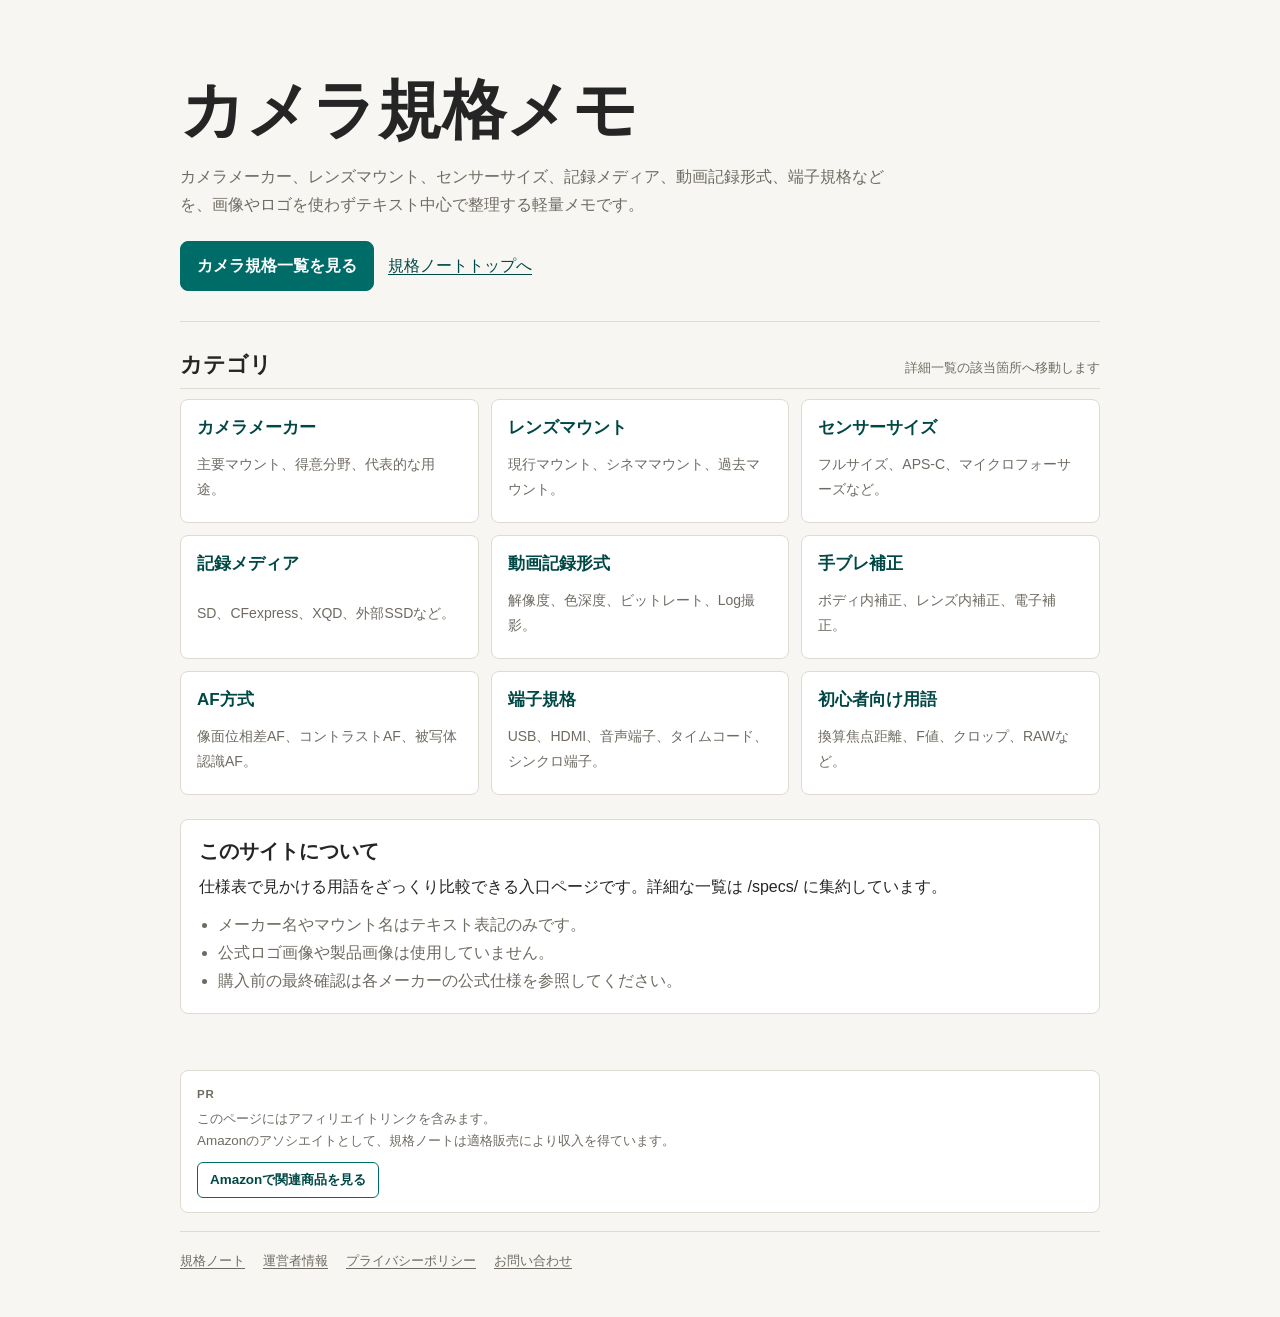
<file: index.html>
<!doctype html>
<html lang="ja">
<head>
  <meta charset="utf-8">
  <meta name="viewport" content="width=device-width, initial-scale=1">
  <title>カメラ規格メモ</title>
  <meta name="description" content="カメラメーカー、レンズマウント、センサーサイズ、記録メディア、動画記録形式などを整理したカメラ規格メモ。">
  <link rel="canonical" href="https://camera.kikaku-note.com/">
  <meta property="og:type" content="website">
  <meta property="og:title" content="カメラ規格メモ">
  <meta property="og:description" content="カメラ関連規格をテキスト中心で確認できる軽量メモ。">
  <meta property="og:url" content="https://camera.kikaku-note.com/">
  <meta name="theme-color" content="#f7f6f2">
  <link rel="stylesheet" href="/assets/style.css">
  <script async src="https://www.googletagmanager.com/gtag/js?id=G-C3M3YRW4B7"></script>
  <script>
    window.dataLayer = window.dataLayer || [];
    function gtag(){dataLayer.push(arguments);}
    gtag('js', new Date());
    gtag('config', 'G-C3M3YRW4B7');
  </script>
</head>
<body>
  <div class="site site-home">
    <header class="hero">
      <h1>カメラ規格メモ</h1>
      <p class="lead">カメラメーカー、レンズマウント、センサーサイズ、記録メディア、動画記録形式、端子規格などを、画像やロゴを使わずテキスト中心で整理する軽量メモです。</p>
      <div class="actions">
        <a class="button" href="/specs/">カメラ規格一覧を見る</a>
        <a href="https://kikaku-note.com/">規格ノートトップへ</a>
      </div>
    </header>

    <main>
      <section aria-labelledby="categories-title">
        <div class="section-head">
          <h2 id="categories-title">カテゴリ</h2>
          <p class="note">詳細一覧の該当箇所へ移動します</p>
        </div>
        <div class="category-grid">
          <a class="category-card" href="/specs/#makers"><strong>カメラメーカー</strong><span>主要マウント、得意分野、代表的な用途。</span></a>
          <a class="category-card" href="/specs/#mounts"><strong>レンズマウント</strong><span>現行マウント、シネママウント、過去マウント。</span></a>
          <a class="category-card" href="/specs/#sensors"><strong>センサーサイズ</strong><span>フルサイズ、APS-C、マイクロフォーサーズなど。</span></a>
          <a class="category-card" href="/specs/#media"><strong>記録メディア</strong><span>SD、CFexpress、XQD、外部SSDなど。</span></a>
          <a class="category-card" href="/specs/#video"><strong>動画記録形式</strong><span>解像度、色深度、ビットレート、Log撮影。</span></a>
          <a class="category-card" href="/specs/#stabilization"><strong>手ブレ補正</strong><span>ボディ内補正、レンズ内補正、電子補正。</span></a>
          <a class="category-card" href="/specs/#af"><strong>AF方式</strong><span>像面位相差AF、コントラストAF、被写体認識AF。</span></a>
          <a class="category-card" href="/specs/#ports"><strong>端子規格</strong><span>USB、HDMI、音声端子、タイムコード、シンクロ端子。</span></a>
          <a class="category-card" href="/specs/#terms"><strong>初心者向け用語</strong><span>換算焦点距離、F値、クロップ、RAWなど。</span></a>
        </div>
      </section>

      <section class="summary" aria-labelledby="about-title">
        <h2 id="about-title">このサイトについて</h2>
        <p>仕様表で見かける用語をざっくり比較できる入口ページです。詳細な一覧は /specs/ に集約しています。</p>
        <ul>
          <li>メーカー名やマウント名はテキスト表記のみです。</li>
          <li>公式ロゴ画像や製品画像は使用していません。</li>
          <li>購入前の最終確認は各メーカーの公式仕様を参照してください。</li>
        </ul>
      </section>
    </main>

    <section class="affiliate-footer" aria-label="広告とAmazonアソシエイトについて">
      <p class="affiliate-label">PR</p>
      <p class="affiliate-note">このページにはアフィリエイトリンクを含みます。<br>Amazonのアソシエイトとして、規格ノートは適格販売により収入を得ています。</p>
      <a class="amazon-button" href="https://www.amazon.co.jp/s?k=カメラ+アクセサリー&tag=kikakunote-camera-22" target="_blank" rel="nofollow sponsored noopener">Amazonで関連商品を見る</a>
    </section>

    <footer>
      <a href="https://kikaku-note.com/">規格ノート</a>
      <a href="https://kikaku-note.com/about/">運営者情報</a>
      <a href="https://kikaku-note.com/privacy/">プライバシーポリシー</a>
      <a href="https://kikaku-note.com/contact/">お問い合わせ</a>
    </footer>
  </div>
</body>
</html>
</file>
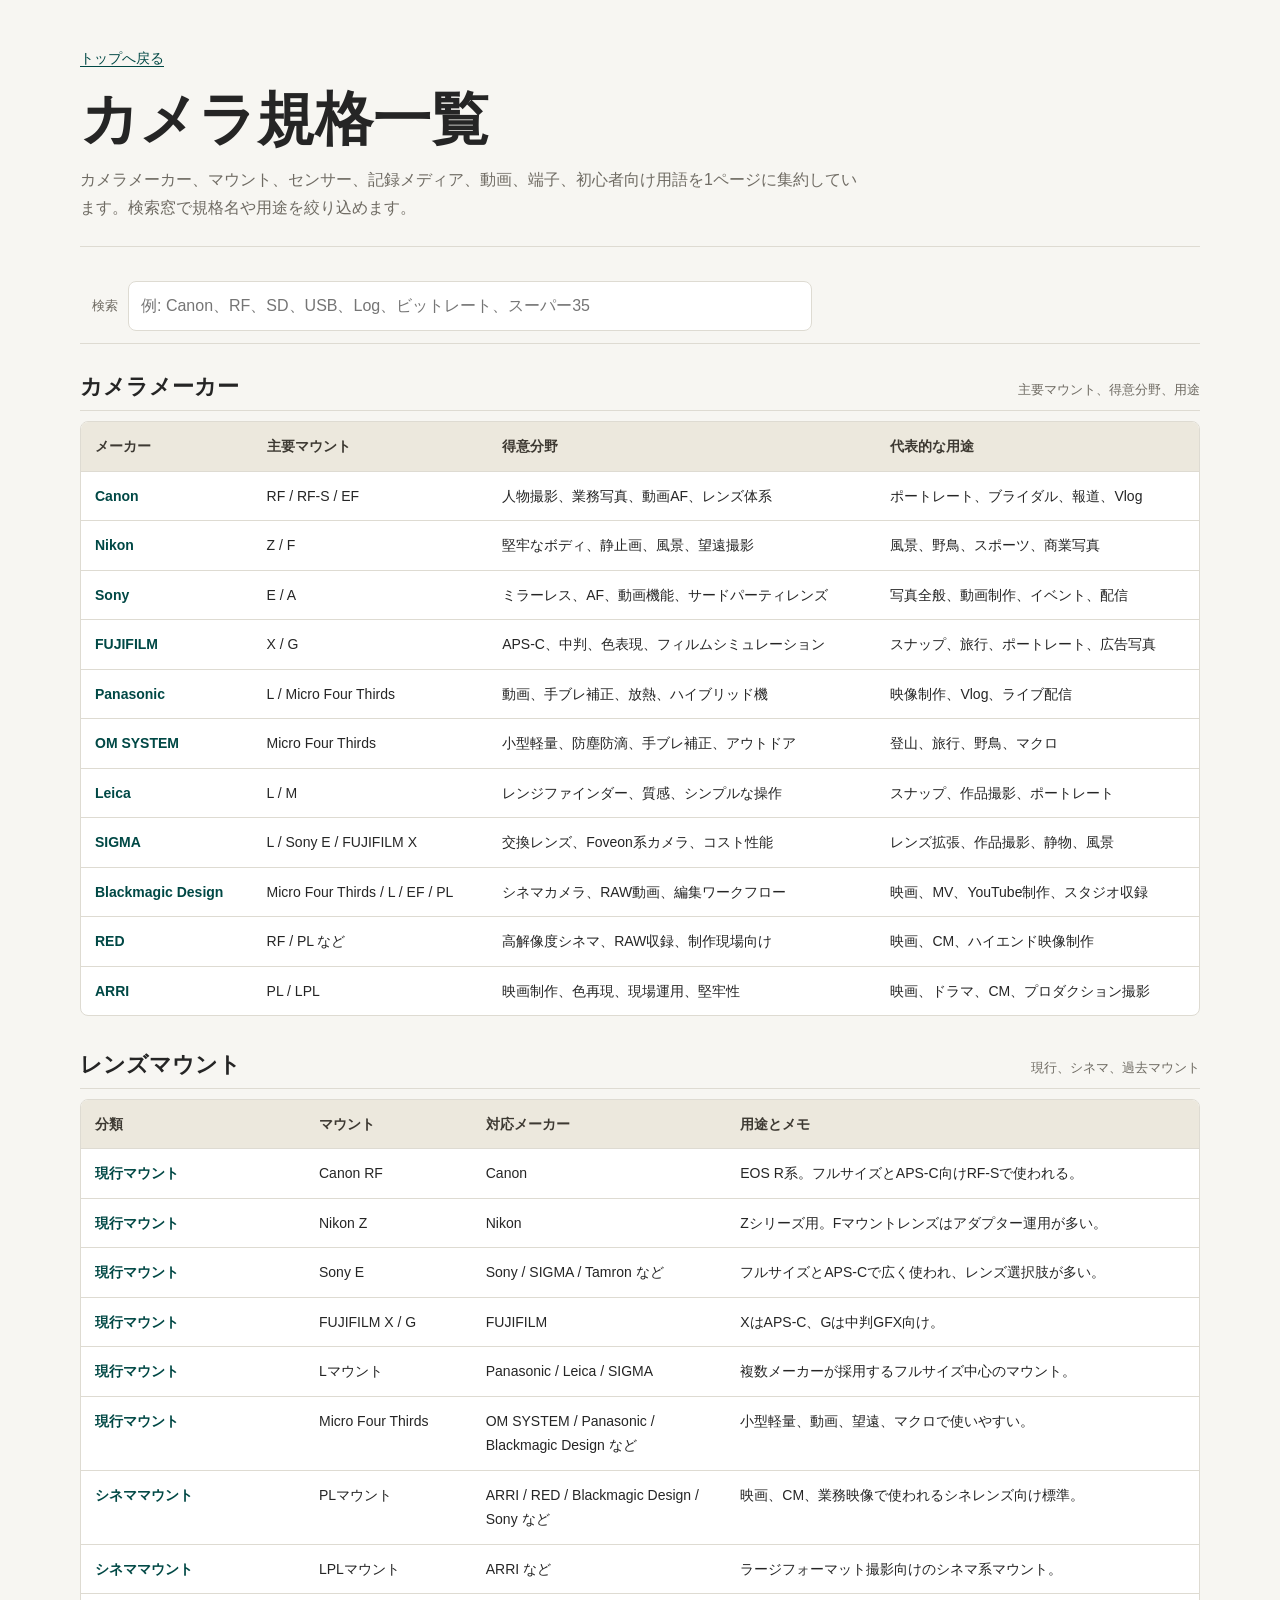
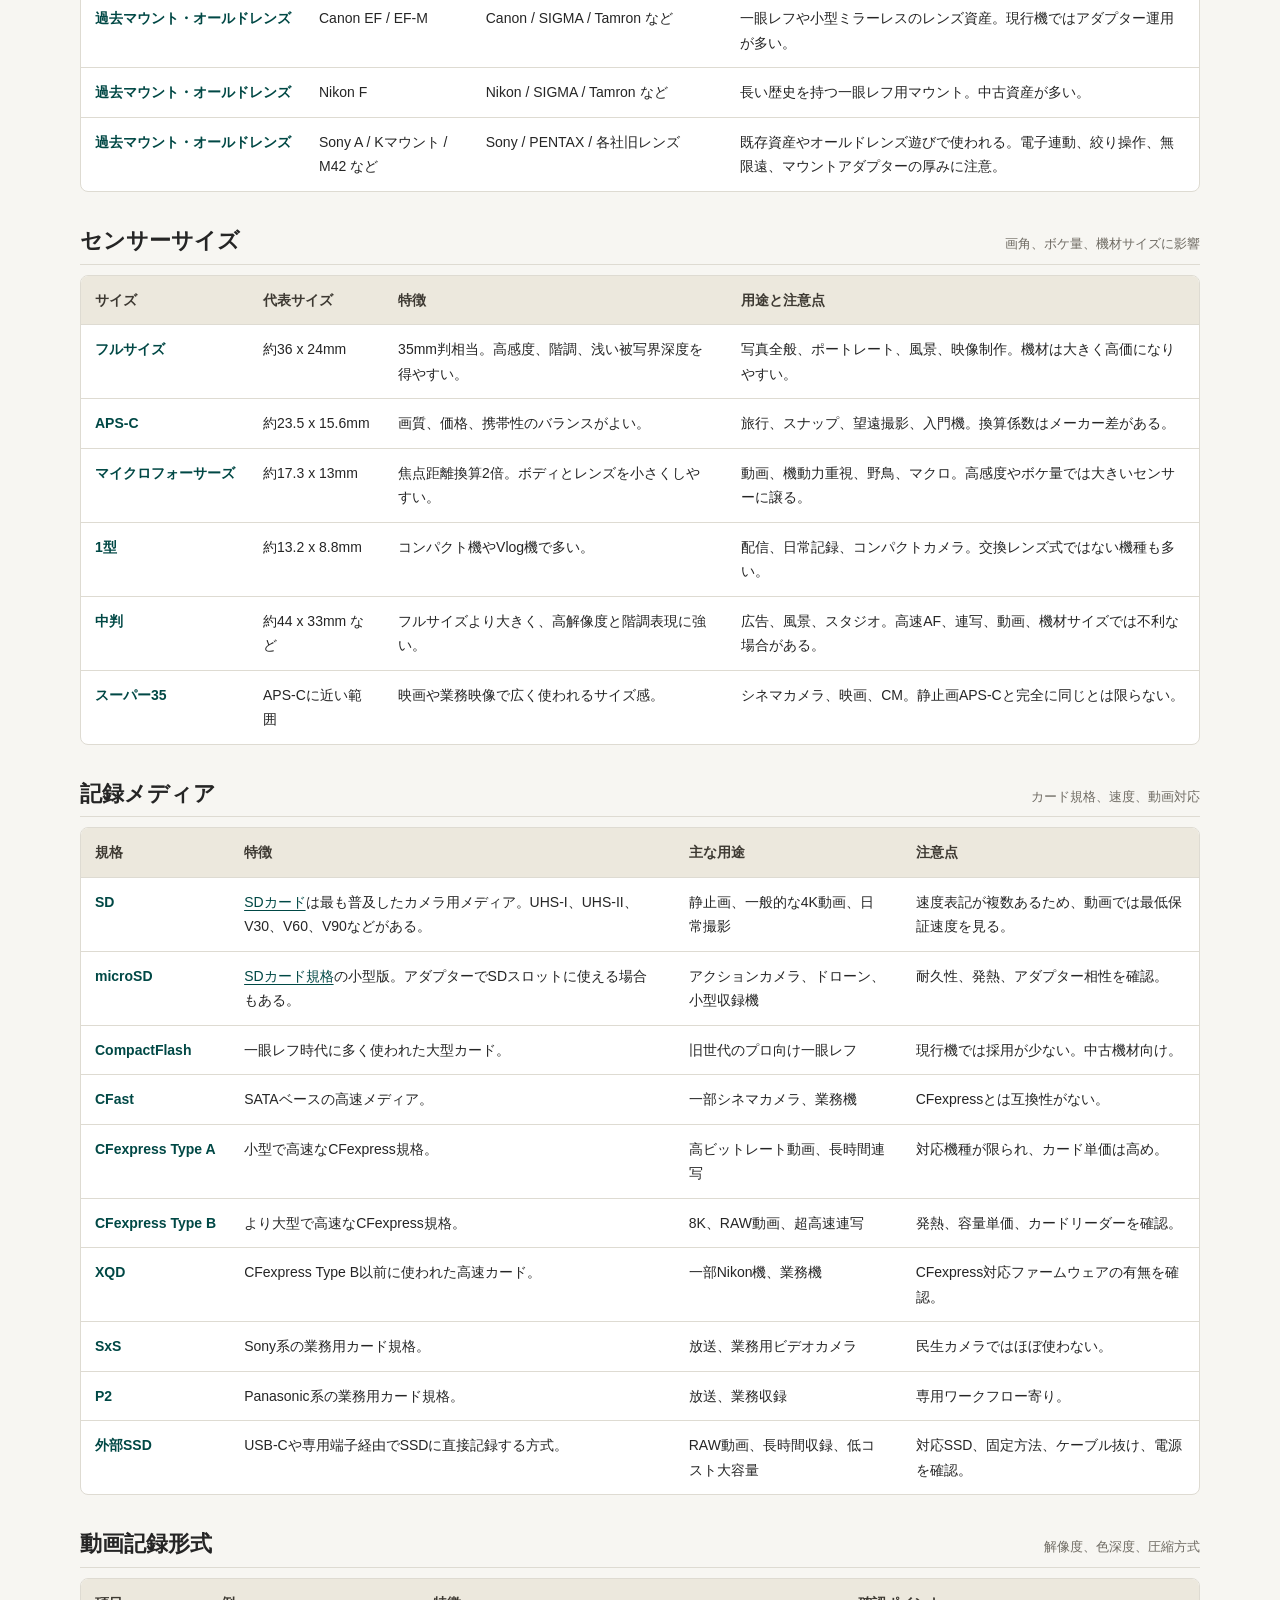
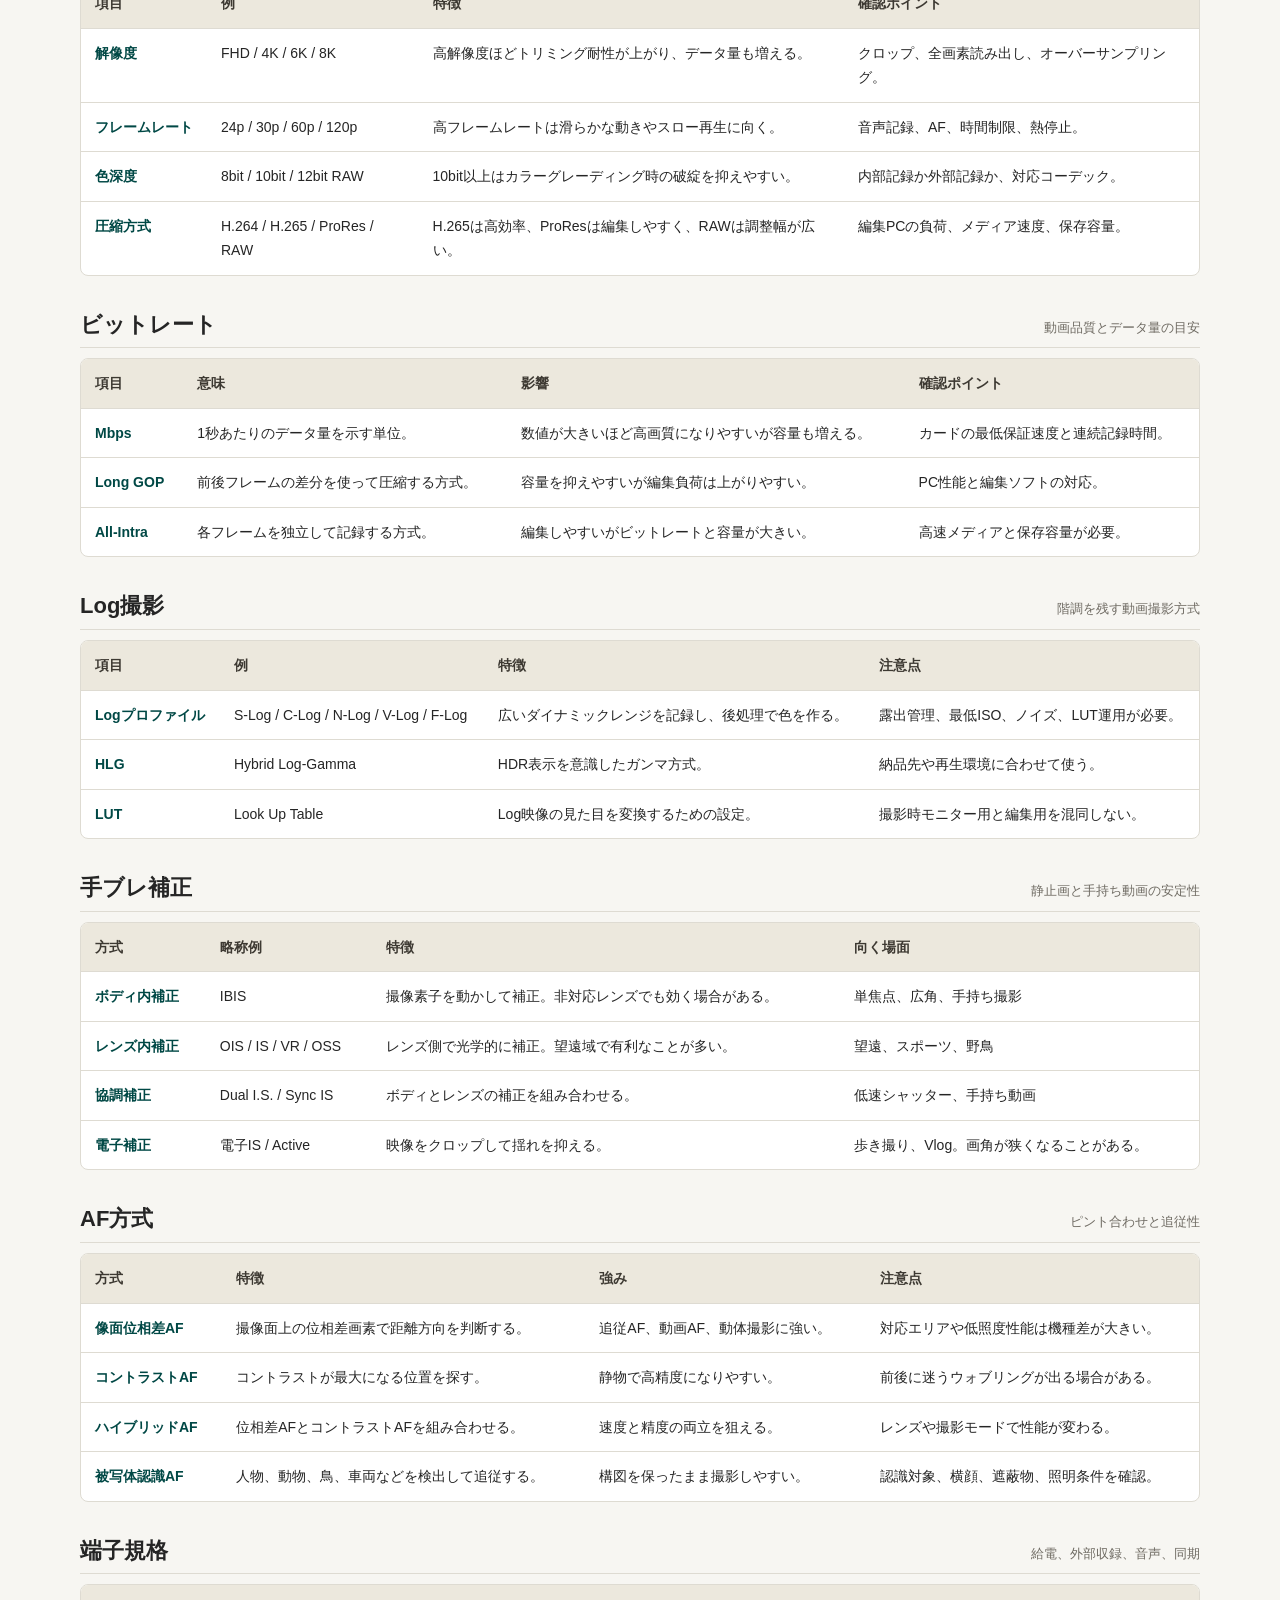
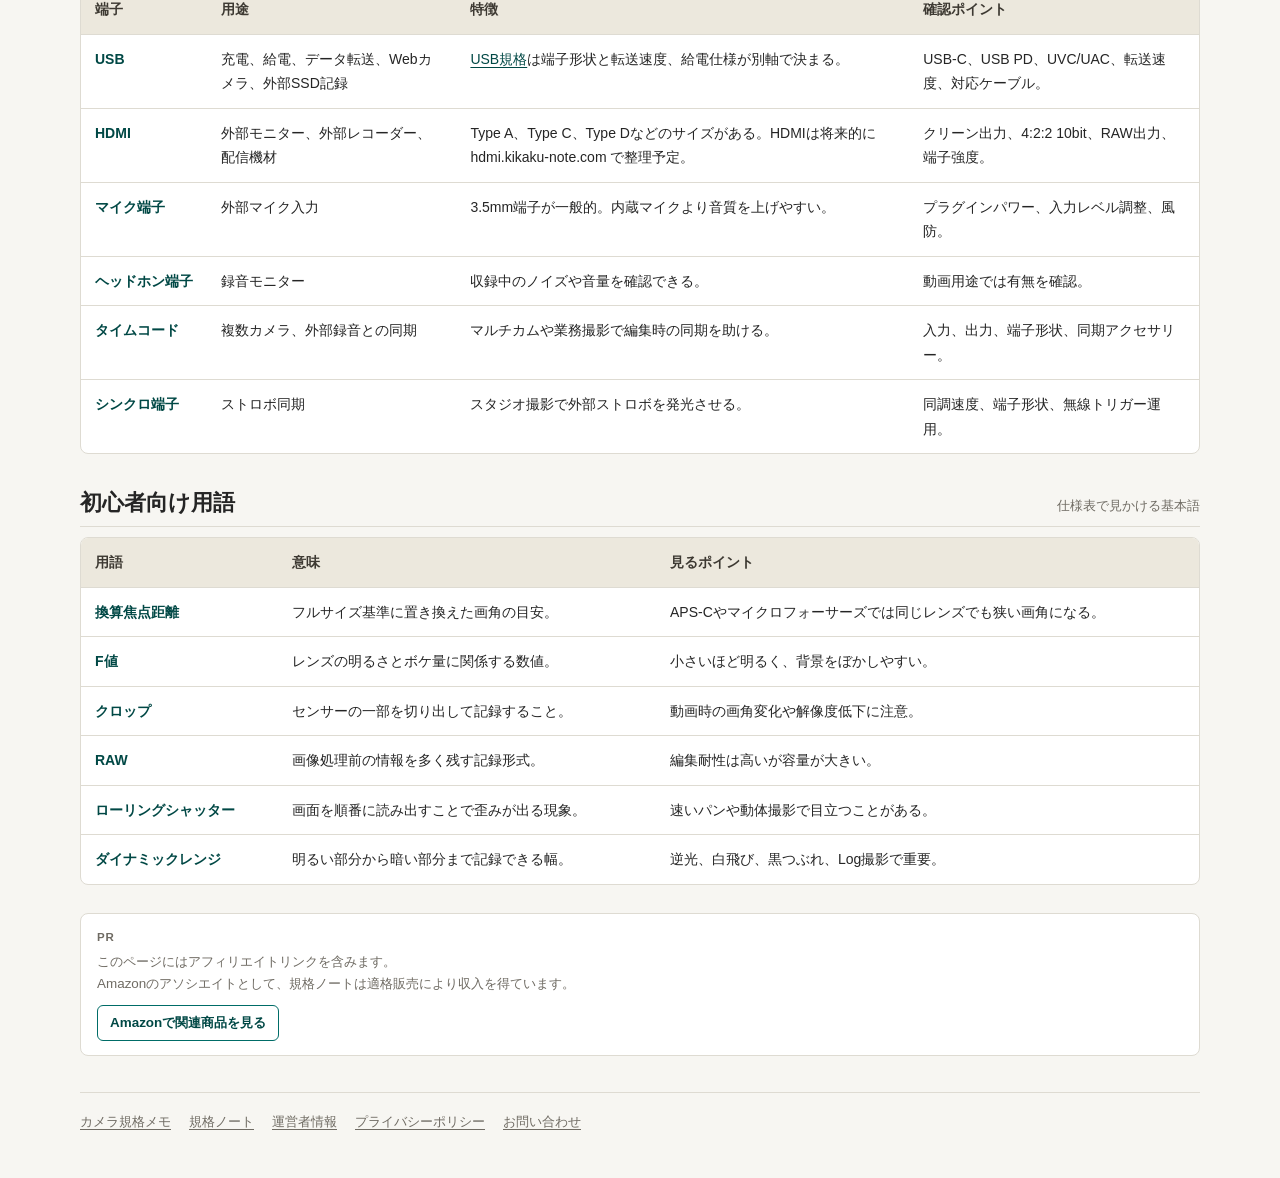
<file: specs/index.html>
<!doctype html>
<html lang="ja">
<head>
  <meta charset="utf-8">
  <meta name="viewport" content="width=device-width, initial-scale=1">
  <title>カメラ規格一覧 | カメラ規格メモ</title>
  <meta name="description" content="カメラメーカー、レンズマウント、センサーサイズ、記録メディア、動画記録形式、ビットレート、Log撮影、手ブレ補正、AF方式、端子規格、初心者向け用語を1ページに整理。">
  <link rel="canonical" href="https://camera.kikaku-note.com/specs/">
  <meta property="og:type" content="article">
  <meta property="og:title" content="カメラ規格一覧 | カメラ規格メモ">
  <meta property="og:description" content="カメラ関連規格を表で確認できる軽量メモ。">
  <meta property="og:url" content="https://camera.kikaku-note.com/specs/">
  <meta name="theme-color" content="#f7f6f2">
  <link rel="stylesheet" href="/assets/style.css">
  <script async src="https://www.googletagmanager.com/gtag/js?id=G-C3M3YRW4B7"></script>
  <script>
    window.dataLayer = window.dataLayer || [];
    function gtag(){dataLayer.push(arguments);}
    gtag('js', new Date());
    gtag('config', 'G-C3M3YRW4B7');
  </script>
</head>
<body>
  <div class="site">
    <header>
      <a class="back" href="/">トップへ戻る</a>
      <h1>カメラ規格一覧</h1>
      <p class="lead">カメラメーカー、マウント、センサー、記録メディア、動画、端子、初心者向け用語を1ページに集約しています。検索窓で規格名や用途を絞り込めます。</p>
    </header>

    <div class="search" role="search">
      <div class="search-inner">
        <label for="site-search">検索</label>
        <input id="site-search" type="search" placeholder="例: Canon、RF、SD、USB、Log、ビットレート、スーパー35" autocomplete="off">
      </div>
    </div>

    <main>
      <p class="empty">一致する項目がありません。別のキーワードで検索してください。</p>

      <section id="makers" data-search-section>
        <div class="section-head"><h2>カメラメーカー</h2><p class="note">主要マウント、得意分野、用途</p></div>
        <div class="table-wrap">
          <table>
            <thead><tr><th>メーカー</th><th>主要マウント</th><th>得意分野</th><th>代表的な用途</th></tr></thead>
            <tbody>
              <tr data-search-item><td>Canon</td><td>RF / RF-S / EF</td><td>人物撮影、業務写真、動画AF、レンズ体系</td><td>ポートレート、ブライダル、報道、Vlog</td></tr>
              <tr data-search-item><td>Nikon</td><td>Z / F</td><td>堅牢なボディ、静止画、風景、望遠撮影</td><td>風景、野鳥、スポーツ、商業写真</td></tr>
              <tr data-search-item><td>Sony</td><td>E / A</td><td>ミラーレス、AF、動画機能、サードパーティレンズ</td><td>写真全般、動画制作、イベント、配信</td></tr>
              <tr data-search-item><td>FUJIFILM</td><td>X / G</td><td>APS-C、中判、色表現、フィルムシミュレーション</td><td>スナップ、旅行、ポートレート、広告写真</td></tr>
              <tr data-search-item><td>Panasonic</td><td>L / Micro Four Thirds</td><td>動画、手ブレ補正、放熱、ハイブリッド機</td><td>映像制作、Vlog、ライブ配信</td></tr>
              <tr data-search-item><td>OM SYSTEM</td><td>Micro Four Thirds</td><td>小型軽量、防塵防滴、手ブレ補正、アウトドア</td><td>登山、旅行、野鳥、マクロ</td></tr>
              <tr data-search-item><td>Leica</td><td>L / M</td><td>レンジファインダー、質感、シンプルな操作</td><td>スナップ、作品撮影、ポートレート</td></tr>
              <tr data-search-item><td>SIGMA</td><td>L / Sony E / FUJIFILM X</td><td>交換レンズ、Foveon系カメラ、コスト性能</td><td>レンズ拡張、作品撮影、静物、風景</td></tr>
              <tr data-search-item><td>Blackmagic Design</td><td>Micro Four Thirds / L / EF / PL</td><td>シネマカメラ、RAW動画、編集ワークフロー</td><td>映画、MV、YouTube制作、スタジオ収録</td></tr>
              <tr data-search-item><td>RED</td><td>RF / PL など</td><td>高解像度シネマ、RAW収録、制作現場向け</td><td>映画、CM、ハイエンド映像制作</td></tr>
              <tr data-search-item><td>ARRI</td><td>PL / LPL</td><td>映画制作、色再現、現場運用、堅牢性</td><td>映画、ドラマ、CM、プロダクション撮影</td></tr>
            </tbody>
          </table>
        </div>
      </section>

      <section id="mounts" data-search-section>
        <div class="section-head"><h2>レンズマウント</h2><p class="note">現行、シネマ、過去マウント</p></div>
        <div class="table-wrap">
          <table>
            <thead><tr><th>分類</th><th>マウント</th><th>対応メーカー</th><th>用途とメモ</th></tr></thead>
            <tbody>
              <tr data-search-item><td>現行マウント</td><td>Canon RF</td><td>Canon</td><td>EOS R系。フルサイズとAPS-C向けRF-Sで使われる。</td></tr>
              <tr data-search-item><td>現行マウント</td><td>Nikon Z</td><td>Nikon</td><td>Zシリーズ用。Fマウントレンズはアダプター運用が多い。</td></tr>
              <tr data-search-item><td>現行マウント</td><td>Sony E</td><td>Sony / SIGMA / Tamron など</td><td>フルサイズとAPS-Cで広く使われ、レンズ選択肢が多い。</td></tr>
              <tr data-search-item><td>現行マウント</td><td>FUJIFILM X / G</td><td>FUJIFILM</td><td>XはAPS-C、Gは中判GFX向け。</td></tr>
              <tr data-search-item><td>現行マウント</td><td>Lマウント</td><td>Panasonic / Leica / SIGMA</td><td>複数メーカーが採用するフルサイズ中心のマウント。</td></tr>
              <tr data-search-item><td>現行マウント</td><td>Micro Four Thirds</td><td>OM SYSTEM / Panasonic / Blackmagic Design など</td><td>小型軽量、動画、望遠、マクロで使いやすい。</td></tr>
              <tr data-search-item><td>シネママウント</td><td>PLマウント</td><td>ARRI / RED / Blackmagic Design / Sony など</td><td>映画、CM、業務映像で使われるシネレンズ向け標準。</td></tr>
              <tr data-search-item><td>シネママウント</td><td>LPLマウント</td><td>ARRI など</td><td>ラージフォーマット撮影向けのシネマ系マウント。</td></tr>
              <tr data-search-item><td>過去マウント・オールドレンズ</td><td>Canon EF / EF-M</td><td>Canon / SIGMA / Tamron など</td><td>一眼レフや小型ミラーレスのレンズ資産。現行機ではアダプター運用が多い。</td></tr>
              <tr data-search-item><td>過去マウント・オールドレンズ</td><td>Nikon F</td><td>Nikon / SIGMA / Tamron など</td><td>長い歴史を持つ一眼レフ用マウント。中古資産が多い。</td></tr>
              <tr data-search-item><td>過去マウント・オールドレンズ</td><td>Sony A / Kマウント / M42 など</td><td>Sony / PENTAX / 各社旧レンズ</td><td>既存資産やオールドレンズ遊びで使われる。電子連動、絞り操作、無限遠、マウントアダプターの厚みに注意。</td></tr>
            </tbody>
          </table>
        </div>
      </section>

      <section id="sensors" data-search-section>
        <div class="section-head"><h2>センサーサイズ</h2><p class="note">画角、ボケ量、機材サイズに影響</p></div>
        <div class="table-wrap">
          <table>
            <thead><tr><th>サイズ</th><th>代表サイズ</th><th>特徴</th><th>用途と注意点</th></tr></thead>
            <tbody>
              <tr data-search-item><td>フルサイズ</td><td>約36 x 24mm</td><td>35mm判相当。高感度、階調、浅い被写界深度を得やすい。</td><td>写真全般、ポートレート、風景、映像制作。機材は大きく高価になりやすい。</td></tr>
              <tr data-search-item><td>APS-C</td><td>約23.5 x 15.6mm</td><td>画質、価格、携帯性のバランスがよい。</td><td>旅行、スナップ、望遠撮影、入門機。換算係数はメーカー差がある。</td></tr>
              <tr data-search-item><td>マイクロフォーサーズ</td><td>約17.3 x 13mm</td><td>焦点距離換算2倍。ボディとレンズを小さくしやすい。</td><td>動画、機動力重視、野鳥、マクロ。高感度やボケ量では大きいセンサーに譲る。</td></tr>
              <tr data-search-item><td>1型</td><td>約13.2 x 8.8mm</td><td>コンパクト機やVlog機で多い。</td><td>配信、日常記録、コンパクトカメラ。交換レンズ式ではない機種も多い。</td></tr>
              <tr data-search-item><td>中判</td><td>約44 x 33mm など</td><td>フルサイズより大きく、高解像度と階調表現に強い。</td><td>広告、風景、スタジオ。高速AF、連写、動画、機材サイズでは不利な場合がある。</td></tr>
              <tr data-search-item><td>スーパー35</td><td>APS-Cに近い範囲</td><td>映画や業務映像で広く使われるサイズ感。</td><td>シネマカメラ、映画、CM。静止画APS-Cと完全に同じとは限らない。</td></tr>
            </tbody>
          </table>
        </div>
      </section>

      <section id="media" data-search-section>
        <div class="section-head"><h2>記録メディア</h2><p class="note">カード規格、速度、動画対応</p></div>
        <div class="table-wrap">
          <table>
            <thead><tr><th>規格</th><th>特徴</th><th>主な用途</th><th>注意点</th></tr></thead>
            <tbody>
              <tr data-search-item><td>SD</td><td><a href="https://sd.kikaku-note.com/">SDカード</a>は最も普及したカメラ用メディア。UHS-I、UHS-II、V30、V60、V90などがある。</td><td>静止画、一般的な4K動画、日常撮影</td><td>速度表記が複数あるため、動画では最低保証速度を見る。</td></tr>
              <tr data-search-item><td>microSD</td><td><a href="https://sd.kikaku-note.com/">SDカード規格</a>の小型版。アダプターでSDスロットに使える場合もある。</td><td>アクションカメラ、ドローン、小型収録機</td><td>耐久性、発熱、アダプター相性を確認。</td></tr>
              <tr data-search-item><td>CompactFlash</td><td>一眼レフ時代に多く使われた大型カード。</td><td>旧世代のプロ向け一眼レフ</td><td>現行機では採用が少ない。中古機材向け。</td></tr>
              <tr data-search-item><td>CFast</td><td>SATAベースの高速メディア。</td><td>一部シネマカメラ、業務機</td><td>CFexpressとは互換性がない。</td></tr>
              <tr data-search-item><td>CFexpress Type A</td><td>小型で高速なCFexpress規格。</td><td>高ビットレート動画、長時間連写</td><td>対応機種が限られ、カード単価は高め。</td></tr>
              <tr data-search-item><td>CFexpress Type B</td><td>より大型で高速なCFexpress規格。</td><td>8K、RAW動画、超高速連写</td><td>発熱、容量単価、カードリーダーを確認。</td></tr>
              <tr data-search-item><td>XQD</td><td>CFexpress Type B以前に使われた高速カード。</td><td>一部Nikon機、業務機</td><td>CFexpress対応ファームウェアの有無を確認。</td></tr>
              <tr data-search-item><td>SxS</td><td>Sony系の業務用カード規格。</td><td>放送、業務用ビデオカメラ</td><td>民生カメラではほぼ使わない。</td></tr>
              <tr data-search-item><td>P2</td><td>Panasonic系の業務用カード規格。</td><td>放送、業務収録</td><td>専用ワークフロー寄り。</td></tr>
              <tr data-search-item><td>外部SSD</td><td>USB-Cや専用端子経由でSSDに直接記録する方式。</td><td>RAW動画、長時間収録、低コスト大容量</td><td>対応SSD、固定方法、ケーブル抜け、電源を確認。</td></tr>
            </tbody>
          </table>
        </div>
      </section>

      <section id="video" data-search-section>
        <div class="section-head"><h2>動画記録形式</h2><p class="note">解像度、色深度、圧縮方式</p></div>
        <div class="table-wrap">
          <table>
            <thead><tr><th>項目</th><th>例</th><th>特徴</th><th>確認ポイント</th></tr></thead>
            <tbody>
              <tr data-search-item><td>解像度</td><td>FHD / 4K / 6K / 8K</td><td>高解像度ほどトリミング耐性が上がり、データ量も増える。</td><td>クロップ、全画素読み出し、オーバーサンプリング。</td></tr>
              <tr data-search-item><td>フレームレート</td><td>24p / 30p / 60p / 120p</td><td>高フレームレートは滑らかな動きやスロー再生に向く。</td><td>音声記録、AF、時間制限、熱停止。</td></tr>
              <tr data-search-item><td>色深度</td><td>8bit / 10bit / 12bit RAW</td><td>10bit以上はカラーグレーディング時の破綻を抑えやすい。</td><td>内部記録か外部記録か、対応コーデック。</td></tr>
              <tr data-search-item><td>圧縮方式</td><td>H.264 / H.265 / ProRes / RAW</td><td>H.265は高効率、ProResは編集しやすく、RAWは調整幅が広い。</td><td>編集PCの負荷、メディア速度、保存容量。</td></tr>
            </tbody>
          </table>
        </div>
      </section>

      <section data-search-section>
        <div class="section-head"><h2>ビットレート</h2><p class="note">動画品質とデータ量の目安</p></div>
        <div class="table-wrap">
          <table>
            <thead><tr><th>項目</th><th>意味</th><th>影響</th><th>確認ポイント</th></tr></thead>
            <tbody>
              <tr data-search-item><td>Mbps</td><td>1秒あたりのデータ量を示す単位。</td><td>数値が大きいほど高画質になりやすいが容量も増える。</td><td>カードの最低保証速度と連続記録時間。</td></tr>
              <tr data-search-item><td>Long GOP</td><td>前後フレームの差分を使って圧縮する方式。</td><td>容量を抑えやすいが編集負荷は上がりやすい。</td><td>PC性能と編集ソフトの対応。</td></tr>
              <tr data-search-item><td>All-Intra</td><td>各フレームを独立して記録する方式。</td><td>編集しやすいがビットレートと容量が大きい。</td><td>高速メディアと保存容量が必要。</td></tr>
            </tbody>
          </table>
        </div>
      </section>

      <section data-search-section>
        <div class="section-head"><h2>Log撮影</h2><p class="note">階調を残す動画撮影方式</p></div>
        <div class="table-wrap">
          <table>
            <thead><tr><th>項目</th><th>例</th><th>特徴</th><th>注意点</th></tr></thead>
            <tbody>
              <tr data-search-item><td>Logプロファイル</td><td>S-Log / C-Log / N-Log / V-Log / F-Log</td><td>広いダイナミックレンジを記録し、後処理で色を作る。</td><td>露出管理、最低ISO、ノイズ、LUT運用が必要。</td></tr>
              <tr data-search-item><td>HLG</td><td>Hybrid Log-Gamma</td><td>HDR表示を意識したガンマ方式。</td><td>納品先や再生環境に合わせて使う。</td></tr>
              <tr data-search-item><td>LUT</td><td>Look Up Table</td><td>Log映像の見た目を変換するための設定。</td><td>撮影時モニター用と編集用を混同しない。</td></tr>
            </tbody>
          </table>
        </div>
      </section>

      <section id="stabilization" data-search-section>
        <div class="section-head"><h2>手ブレ補正</h2><p class="note">静止画と手持ち動画の安定性</p></div>
        <div class="table-wrap">
          <table>
            <thead><tr><th>方式</th><th>略称例</th><th>特徴</th><th>向く場面</th></tr></thead>
            <tbody>
              <tr data-search-item><td>ボディ内補正</td><td>IBIS</td><td>撮像素子を動かして補正。非対応レンズでも効く場合がある。</td><td>単焦点、広角、手持ち撮影</td></tr>
              <tr data-search-item><td>レンズ内補正</td><td>OIS / IS / VR / OSS</td><td>レンズ側で光学的に補正。望遠域で有利なことが多い。</td><td>望遠、スポーツ、野鳥</td></tr>
              <tr data-search-item><td>協調補正</td><td>Dual I.S. / Sync IS</td><td>ボディとレンズの補正を組み合わせる。</td><td>低速シャッター、手持ち動画</td></tr>
              <tr data-search-item><td>電子補正</td><td>電子IS / Active</td><td>映像をクロップして揺れを抑える。</td><td>歩き撮り、Vlog。画角が狭くなることがある。</td></tr>
            </tbody>
          </table>
        </div>
      </section>

      <section id="af" data-search-section>
        <div class="section-head"><h2>AF方式</h2><p class="note">ピント合わせと追従性</p></div>
        <div class="table-wrap">
          <table>
            <thead><tr><th>方式</th><th>特徴</th><th>強み</th><th>注意点</th></tr></thead>
            <tbody>
              <tr data-search-item><td>像面位相差AF</td><td>撮像面上の位相差画素で距離方向を判断する。</td><td>追従AF、動画AF、動体撮影に強い。</td><td>対応エリアや低照度性能は機種差が大きい。</td></tr>
              <tr data-search-item><td>コントラストAF</td><td>コントラストが最大になる位置を探す。</td><td>静物で高精度になりやすい。</td><td>前後に迷うウォブリングが出る場合がある。</td></tr>
              <tr data-search-item><td>ハイブリッドAF</td><td>位相差AFとコントラストAFを組み合わせる。</td><td>速度と精度の両立を狙える。</td><td>レンズや撮影モードで性能が変わる。</td></tr>
              <tr data-search-item><td>被写体認識AF</td><td>人物、動物、鳥、車両などを検出して追従する。</td><td>構図を保ったまま撮影しやすい。</td><td>認識対象、横顔、遮蔽物、照明条件を確認。</td></tr>
            </tbody>
          </table>
        </div>
      </section>

      <section id="ports" data-search-section>
        <div class="section-head"><h2>端子規格</h2><p class="note">給電、外部収録、音声、同期</p></div>
        <div class="table-wrap">
          <table>
            <thead><tr><th>端子</th><th>用途</th><th>特徴</th><th>確認ポイント</th></tr></thead>
            <tbody>
              <tr data-search-item><td>USB</td><td>充電、給電、データ転送、Webカメラ、外部SSD記録</td><td><a href="https://usb.kikaku-note.com/">USB規格</a>は端子形状と転送速度、給電仕様が別軸で決まる。</td><td>USB-C、USB PD、UVC/UAC、転送速度、対応ケーブル。</td></tr>
              <tr data-search-item><td>HDMI</td><td>外部モニター、外部レコーダー、配信機材</td><td>Type A、Type C、Type Dなどのサイズがある。HDMIは将来的に hdmi.kikaku-note.com で整理予定。</td><td>クリーン出力、4:2:2 10bit、RAW出力、端子強度。</td></tr>
              <tr data-search-item><td>マイク端子</td><td>外部マイク入力</td><td>3.5mm端子が一般的。内蔵マイクより音質を上げやすい。</td><td>プラグインパワー、入力レベル調整、風防。</td></tr>
              <tr data-search-item><td>ヘッドホン端子</td><td>録音モニター</td><td>収録中のノイズや音量を確認できる。</td><td>動画用途では有無を確認。</td></tr>
              <tr data-search-item><td>タイムコード</td><td>複数カメラ、外部録音との同期</td><td>マルチカムや業務撮影で編集時の同期を助ける。</td><td>入力、出力、端子形状、同期アクセサリー。</td></tr>
              <tr data-search-item><td>シンクロ端子</td><td>ストロボ同期</td><td>スタジオ撮影で外部ストロボを発光させる。</td><td>同調速度、端子形状、無線トリガー運用。</td></tr>
            </tbody>
          </table>
        </div>
      </section>

      <section id="terms" data-search-section>
        <div class="section-head"><h2>初心者向け用語</h2><p class="note">仕様表で見かける基本語</p></div>
        <div class="table-wrap">
          <table>
            <thead><tr><th>用語</th><th>意味</th><th>見るポイント</th></tr></thead>
            <tbody>
              <tr data-search-item><td>換算焦点距離</td><td>フルサイズ基準に置き換えた画角の目安。</td><td>APS-Cやマイクロフォーサーズでは同じレンズでも狭い画角になる。</td></tr>
              <tr data-search-item><td>F値</td><td>レンズの明るさとボケ量に関係する数値。</td><td>小さいほど明るく、背景をぼかしやすい。</td></tr>
              <tr data-search-item><td>クロップ</td><td>センサーの一部を切り出して記録すること。</td><td>動画時の画角変化や解像度低下に注意。</td></tr>
              <tr data-search-item><td>RAW</td><td>画像処理前の情報を多く残す記録形式。</td><td>編集耐性は高いが容量が大きい。</td></tr>
              <tr data-search-item><td>ローリングシャッター</td><td>画面を順番に読み出すことで歪みが出る現象。</td><td>速いパンや動体撮影で目立つことがある。</td></tr>
              <tr data-search-item><td>ダイナミックレンジ</td><td>明るい部分から暗い部分まで記録できる幅。</td><td>逆光、白飛び、黒つぶれ、Log撮影で重要。</td></tr>
            </tbody>
          </table>
        </div>
      </section>
    </main>

    <section class="affiliate-footer" aria-label="広告とAmazonアソシエイトについて">
      <p class="affiliate-label">PR</p>
      <p class="affiliate-note">このページにはアフィリエイトリンクを含みます。<br>Amazonのアソシエイトとして、規格ノートは適格販売により収入を得ています。</p>
      <a class="amazon-button" href="https://www.amazon.co.jp/s?k=カメラ+アクセサリー&tag=kikakunote-camera-22" target="_blank" rel="nofollow sponsored noopener">Amazonで関連商品を見る</a>
    </section>

    <footer>
      <a href="/">カメラ規格メモ</a>
      <a href="https://kikaku-note.com/">規格ノート</a>
      <a href="https://kikaku-note.com/about/">運営者情報</a>
      <a href="https://kikaku-note.com/privacy/">プライバシーポリシー</a>
      <a href="https://kikaku-note.com/contact/">お問い合わせ</a>
    </footer>
  </div>
  <script>
    const input = document.getElementById('site-search');
    const items = [...document.querySelectorAll('[data-search-item]')];
    const sections = [...document.querySelectorAll('[data-search-section]')];

    function clearMarks(node) {
      node.querySelectorAll('mark').forEach((mark) => {
        mark.replaceWith(document.createTextNode(mark.textContent));
      });
      node.normalize();
    }

    function highlight(node, query) {
      if (!query) return;
      const walker = document.createTreeWalker(node, NodeFilter.SHOW_TEXT);
      const textNodes = [];
      while (walker.nextNode()) textNodes.push(walker.currentNode);

      for (const textNode of textNodes) {
        const text = textNode.nodeValue;
        const index = text.toLowerCase().indexOf(query.toLowerCase());
        if (index < 0) continue;

        const mark = document.createElement('mark');
        mark.textContent = text.slice(index, index + query.length);
        textNode.replaceWith(
          document.createTextNode(text.slice(0, index)),
          mark,
          document.createTextNode(text.slice(index + query.length))
        );
        break;
      }
    }

    function filterContent() {
      const query = input.value.trim();
      let visibleCount = 0;

      items.forEach((item) => {
        clearMarks(item);
        const matches = !query || item.textContent.toLowerCase().includes(query.toLowerCase());
        item.hidden = !matches;
        if (matches) {
          visibleCount += 1;
          highlight(item, query);
        }
      });

      sections.forEach((section) => {
        const hasVisibleItem = [...section.querySelectorAll('[data-search-item]')].some((item) => !item.hidden);
        section.hidden = !hasVisibleItem;
      });

      document.body.classList.toggle('no-results', visibleCount === 0);
    }

    input.addEventListener('input', filterContent);
  </script>
</body>
</html>
</file>
<file: assets/style.css>
:root {
  color-scheme: light;
  --bg: #f7f6f2;
  --paper: #fff;
  --ink: #252525;
  --muted: #6f6b63;
  --line: #dedbd2;
  --soft: #ece8dd;
  --accent: #006c67;
  --accent-ink: #004845;
  --mark: #fff2a6;
  font-family: -apple-system, BlinkMacSystemFont, "Segoe UI", "Hiragino Sans", "Yu Gothic", Meiryo, sans-serif;
}

* {
  box-sizing: border-box;
}

body {
  margin: 0;
  background: var(--bg);
  color: var(--ink);
  line-height: 1.75;
  letter-spacing: 0;
}

a {
  color: var(--accent-ink);
  text-decoration-thickness: 1px;
  text-underline-offset: 0.2em;
}

.site {
  width: min(1120px, calc(100% - 32px));
  margin: 0 auto;
  padding: 28px 0 44px;
}

.site-home {
  width: min(920px, calc(100% - 32px));
  padding-top: 48px;
}

header {
  display: grid;
  gap: 16px;
  padding: 18px 0 24px;
  border-bottom: 1px solid var(--line);
}

.hero {
  gap: 18px;
  padding: 28px 0 30px;
}

h1 {
  margin: 0;
  font-size: clamp(32px, 6vw, 58px);
  line-height: 1.1;
  font-weight: 760;
}

.hero h1 {
  font-size: clamp(34px, 7vw, 64px);
  line-height: 1.08;
}

h2 {
  margin: 0;
  font-size: 22px;
  line-height: 1.35;
}

p {
  margin: 0;
}

.lead {
  max-width: 780px;
  color: var(--muted);
  font-size: 16px;
}

.site-home .lead {
  max-width: 720px;
}

.back {
  width: fit-content;
  font-size: 14px;
}

.actions {
  display: flex;
  flex-wrap: wrap;
  align-items: center;
  gap: 14px;
  margin-top: 4px;
}

.button {
  display: inline-flex;
  align-items: center;
  justify-content: center;
  min-height: 44px;
  padding: 10px 16px;
  border: 1px solid var(--accent);
  border-radius: 8px;
  background: var(--accent);
  color: #fff;
  font-weight: 700;
  text-decoration: none;
}

.search {
  position: sticky;
  top: 0;
  z-index: 2;
  margin: 22px 0 28px;
  padding: 12px;
  background: rgba(247, 246, 242, 0.94);
  border-bottom: 1px solid var(--line);
  backdrop-filter: blur(10px);
}

.search-inner {
  display: flex;
  align-items: center;
  gap: 10px;
  max-width: 720px;
}

label {
  color: var(--muted);
  font-size: 13px;
  white-space: nowrap;
}

input[type="search"] {
  width: 100%;
  min-height: 44px;
  border: 1px solid var(--line);
  border-radius: 8px;
  padding: 10px 12px;
  background: var(--paper);
  color: var(--ink);
  font: inherit;
}

input[type="search"]:focus {
  outline: 2px solid rgba(0, 108, 103, 0.24);
  border-color: var(--accent);
}

main {
  display: grid;
  gap: 34px;
}

.site-home main {
  gap: 24px;
  padding: 28px 0;
}

section {
  scroll-margin-top: 84px;
}

.summary {
  padding: 18px;
  background: var(--paper);
  border: 1px solid var(--line);
  border-radius: 8px;
}

.summary h2 {
  margin-bottom: 8px;
  font-size: 20px;
}

.summary ul {
  margin: 10px 0 0;
  padding-left: 1.2em;
  color: var(--muted);
}

.category-grid {
  display: grid;
  grid-template-columns: repeat(3, minmax(0, 1fr));
  gap: 12px;
}

.category-card {
  display: grid;
  gap: 8px;
  min-height: 124px;
  padding: 16px;
  background: var(--paper);
  border: 1px solid var(--line);
  border-radius: 8px;
  color: inherit;
  text-decoration: none;
}

.category-card strong {
  color: var(--accent-ink);
  font-size: 17px;
  line-height: 1.4;
}

.category-card span {
  color: var(--muted);
  font-size: 14px;
}

.section-head {
  display: flex;
  align-items: baseline;
  justify-content: space-between;
  gap: 16px;
  margin-bottom: 10px;
  padding-bottom: 8px;
  border-bottom: 1px solid var(--line);
}

.note {
  color: var(--muted);
  font-size: 13px;
}

.table-wrap {
  overflow-x: auto;
  background: var(--paper);
  border: 1px solid var(--line);
  border-radius: 8px;
}

table {
  width: 100%;
  min-width: 760px;
  border-collapse: collapse;
  font-size: 14px;
}

th,
td {
  padding: 12px 14px;
  border-bottom: 1px solid var(--line);
  text-align: left;
  vertical-align: top;
}

th {
  background: var(--soft);
  color: #3d3932;
  font-weight: 700;
  white-space: nowrap;
}

tr:last-child td {
  border-bottom: 0;
}

td:first-child {
  color: var(--accent-ink);
  font-weight: 700;
  white-space: nowrap;
}

mark {
  background: var(--mark);
  color: inherit;
  padding: 0 0.1em;
}

.empty {
  display: none;
  padding: 18px;
  color: var(--muted);
  background: var(--paper);
  border: 1px solid var(--line);
  border-radius: 8px;
}

body.no-results .empty {
  display: block;
}

footer {
  display: flex;
  flex-wrap: wrap;
  gap: 10px 18px;
  margin-top: 36px;
  padding-top: 18px;
  border-top: 1px solid var(--line);
  color: var(--muted);
  font-size: 13px;
}

.site-home footer {
  margin-top: 18px;
}

footer a {
  color: inherit;
}

@media (max-width: 760px) {
  .site,
  .site-home {
    width: min(100% - 20px, 1120px);
    padding-top: 18px;
  }

  .site-home {
    padding-top: 28px;
  }

  .hero {
    padding-top: 16px;
  }

  .actions,
  .search-inner,
  .section-head {
    display: grid;
    gap: 6px;
  }

  .actions {
    align-items: stretch;
  }

  .search {
    margin-left: -10px;
    margin-right: -10px;
    padding: 10px;
  }

  .category-grid {
    grid-template-columns: 1fr;
  }

  table {
    min-width: 680px;
    font-size: 13px;
  }

  th,
  td {
    padding: 10px;
  }
}

.affiliate-footer {
  margin: 28px 0 18px;
  padding: 14px 16px;
  border: 1px solid var(--border, var(--line, #dedbd2));
  border-radius: 8px;
  background: var(--paper, #fff);
  color: var(--muted, #666);
  font-size: 0.84rem;
  line-height: 1.65;
}

.affiliate-label {
  margin: 0 0 4px;
  font-size: 0.72rem;
  font-weight: 700;
  letter-spacing: 0.08em;
  color: var(--muted, #666);
}

.affiliate-note {
  margin: 0 0 10px;
}

.amazon-button {
  display: inline-flex;
  align-items: center;
  justify-content: center;
  min-height: 34px;
  padding: 6px 12px;
  border: 1px solid var(--accent, #006c67);
  border-radius: 6px;
  background: transparent;
  color: var(--accent-ink, var(--accent, #006c67));
  font-size: 0.84rem;
  font-weight: 700;
  text-decoration: none;
}

.amazon-button:hover,
.amazon-button:focus-visible {
  background: var(--soft, #f4f1ea);
  text-decoration: none;
}

@media (max-width: 640px) {
  .affiliate-footer {
    margin: 22px 0 14px;
    padding: 12px 14px;
  }

  .amazon-button {
    width: 100%;
  }
}
</file>
